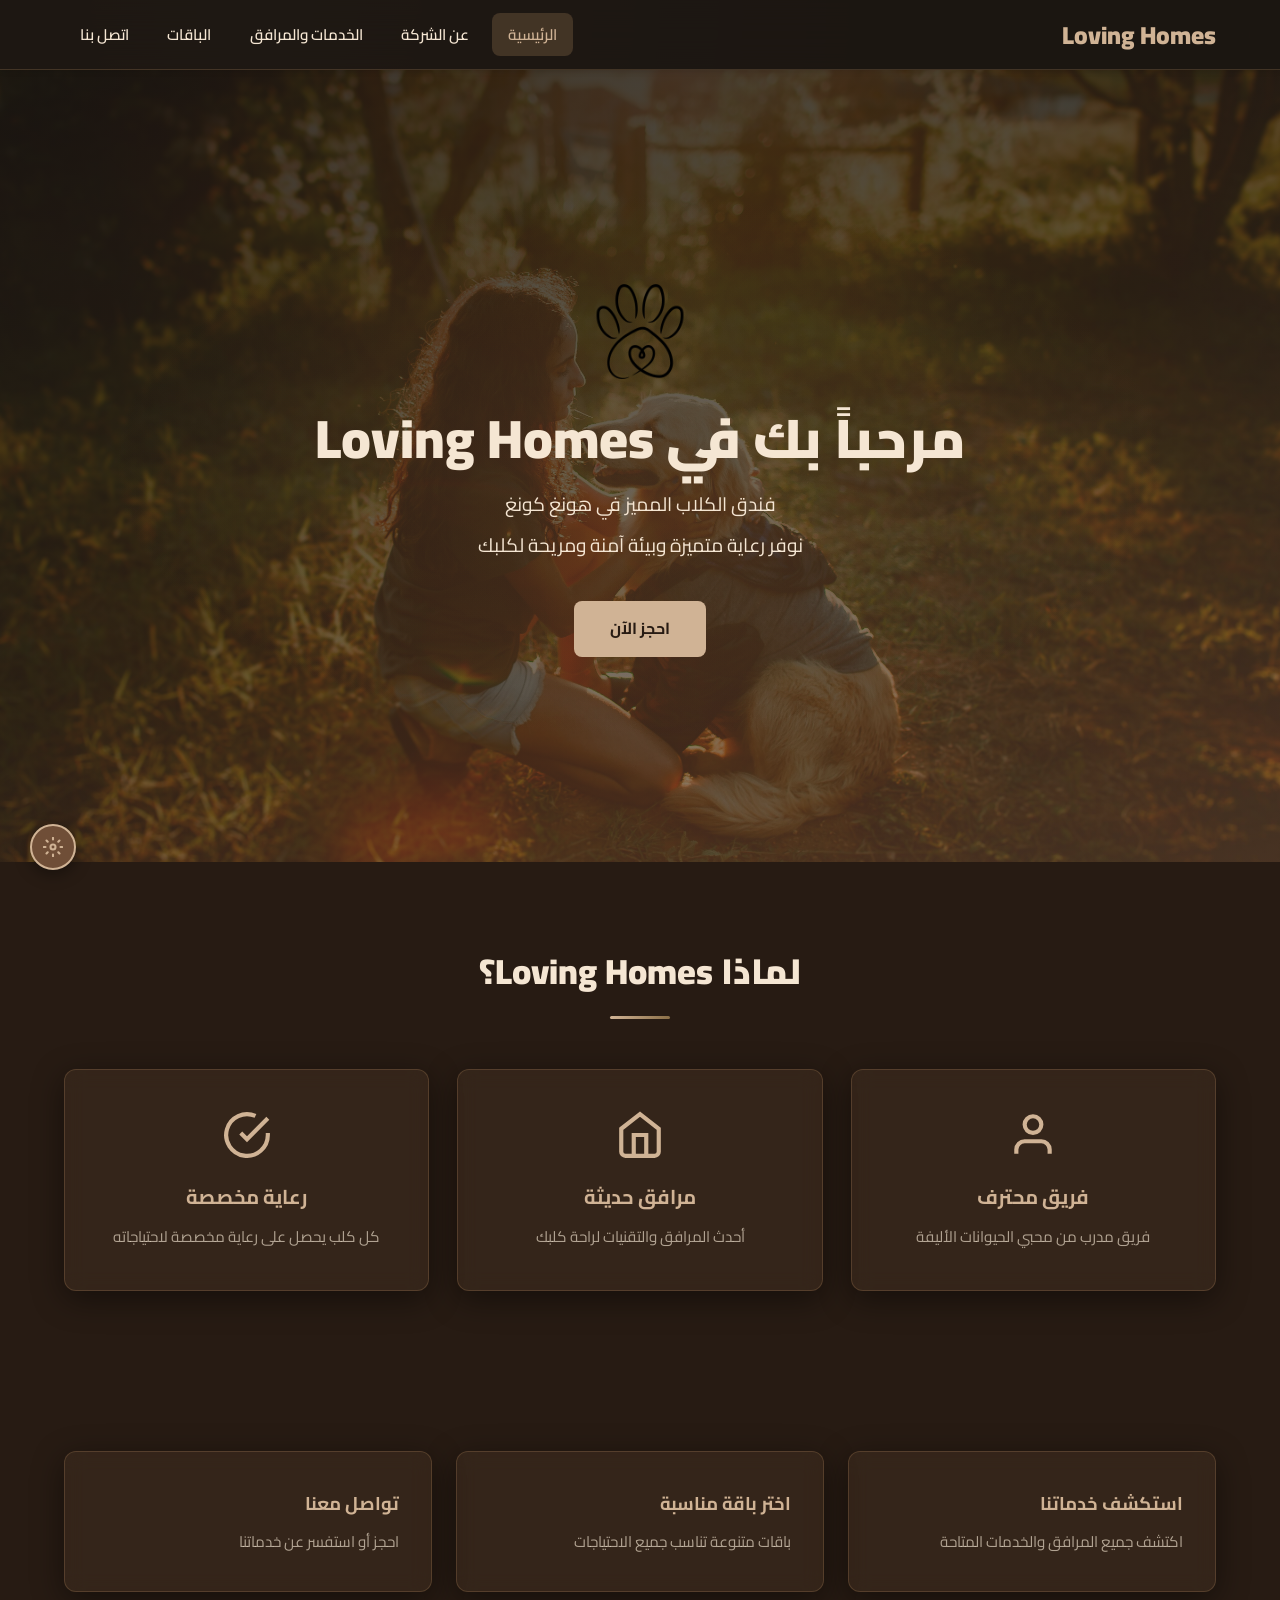
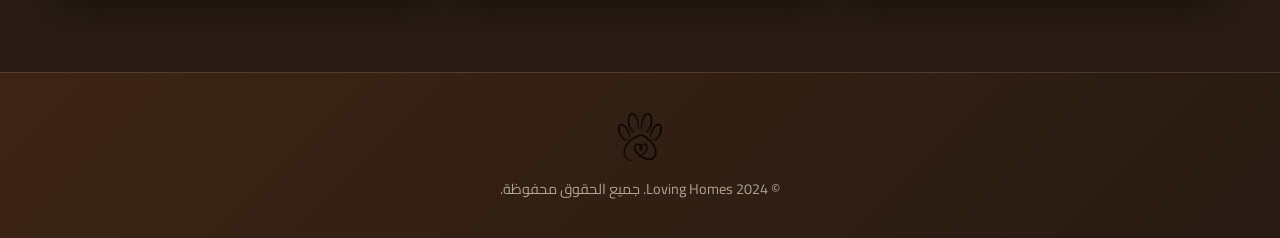
<file: index.html>
<!DOCTYPE html>
<html lang="ar" dir="rtl">
<head>
    <meta charset="UTF-8">
    <meta name="viewport" content="width=device-width, initial-scale=1.0">
    <title>Loving Homes - فندق الكلاب</title>
    <link rel="stylesheet" href="style.css">
</head>
<body>
    <nav class="navbar">
        <div class="container">
            <div class="logo"><a href="index.html">Loving Homes</a></div>
            <ul class="nav-menu">
                <li><a href="index.html" class="active">الرئيسية</a></li>
                <li><a href="about.html">عن الشركة</a></li>
                <li><a href="services.html">الخدمات والمرافق</a></li>
                <li><a href="packages.html">الباقات</a></li>
                <li><a href="contact.html">اتصل بنا</a></li>
            </ul>
            <div class="hamburger">
                <span></span>
                <span></span>
                <span></span>
            </div>
        </div>
    </nav>

    <section class="hero">
        <div class="hero-content">
            <img src="assets/logo.png" alt="Loving Homes" class="site-logo">
            <h1>مرحباً بك في Loving Homes</h1>
            <p>فندق الكلاب المميز في هونغ كونغ</p>
            <p class="hero-subtitle">نوفر رعاية متميزة وبيئة آمنة ومريحة لكلبك</p>
            <a href="contact.html" class="btn-primary">احجز الآن</a>
        </div>
    </section>

    <section class="intro-section">
        <div class="container">
            <h2>لماذا Loving Homes؟</h2>
            <div class="intro-grid">
                <div class="intro-card">
                    <div class="intro-icon">
                        <svg width="50" height="50" viewBox="0 0 24 24" fill="none" stroke="currentColor" stroke-width="2">
                            <path d="M20 21v-2a4 4 0 0 0-4-4H8a4 4 0 0 0-4 4v2"></path>
                            <circle cx="12" cy="7" r="4"></circle>
                        </svg>
                    </div>
                    <h3>فريق محترف</h3>
                    <p>فريق مدرب من محبي الحيوانات الأليفة</p>
                </div>
                <div class="intro-card">
                    <div class="intro-icon">
                        <svg width="50" height="50" viewBox="0 0 24 24" fill="none" stroke="currentColor" stroke-width="2">
                            <path d="M3 9l9-7 9 7v11a2 2 0 0 1-2 2H5a2 2 0 0 1-2-2z"></path>
                            <polyline points="9 22 9 12 15 12 15 22"></polyline>
                        </svg>
                    </div>
                    <h3>مرافق حديثة</h3>
                    <p>أحدث المرافق والتقنيات لراحة كلبك</p>
                </div>
                <div class="intro-card">
                    <div class="intro-icon">
                        <svg width="50" height="50" viewBox="0 0 24 24" fill="none" stroke="currentColor" stroke-width="2">
                            <path d="M22 11.08V12a10 10 0 1 1-5.93-9.14"></path>
                            <polyline points="22 4 12 14.01 9 11.01"></polyline>
                        </svg>
                    </div>
                    <h3>رعاية مخصصة</h3>
                    <p>كل كلب يحصل على رعاية مخصصة لاحتياجاته</p>
                </div>
            </div>
        </div>
    </section>

    <section class="quick-links">
        <div class="container">
            <div class="links-grid">
                <a href="services.html" class="link-card">
                    <h3>استكشف خدماتنا</h3>
                    <p>اكتشف جميع المرافق والخدمات المتاحة</p>
                </a>
                <a href="packages.html" class="link-card">
                    <h3>اختر باقة مناسبة</h3>
                    <p>باقات متنوعة تناسب جميع الاحتياجات</p>
                </a>
                <a href="contact.html" class="link-card">
                    <h3>تواصل معنا</h3>
                    <p>احجز أو استفسر عن خدماتنا</p>
                </a>
            </div>
        </div>
    </section>

    <footer class="footer">
        <div class="container">
            <img src="assets/logo.png" alt="Loving Homes" class="site-logo">
            <p>&copy; 2024 Loving Homes. جميع الحقوق محفوظة.</p>
        </div>
    </footer>

    <script src="script.js"></script>
</body>
</html>
</file>
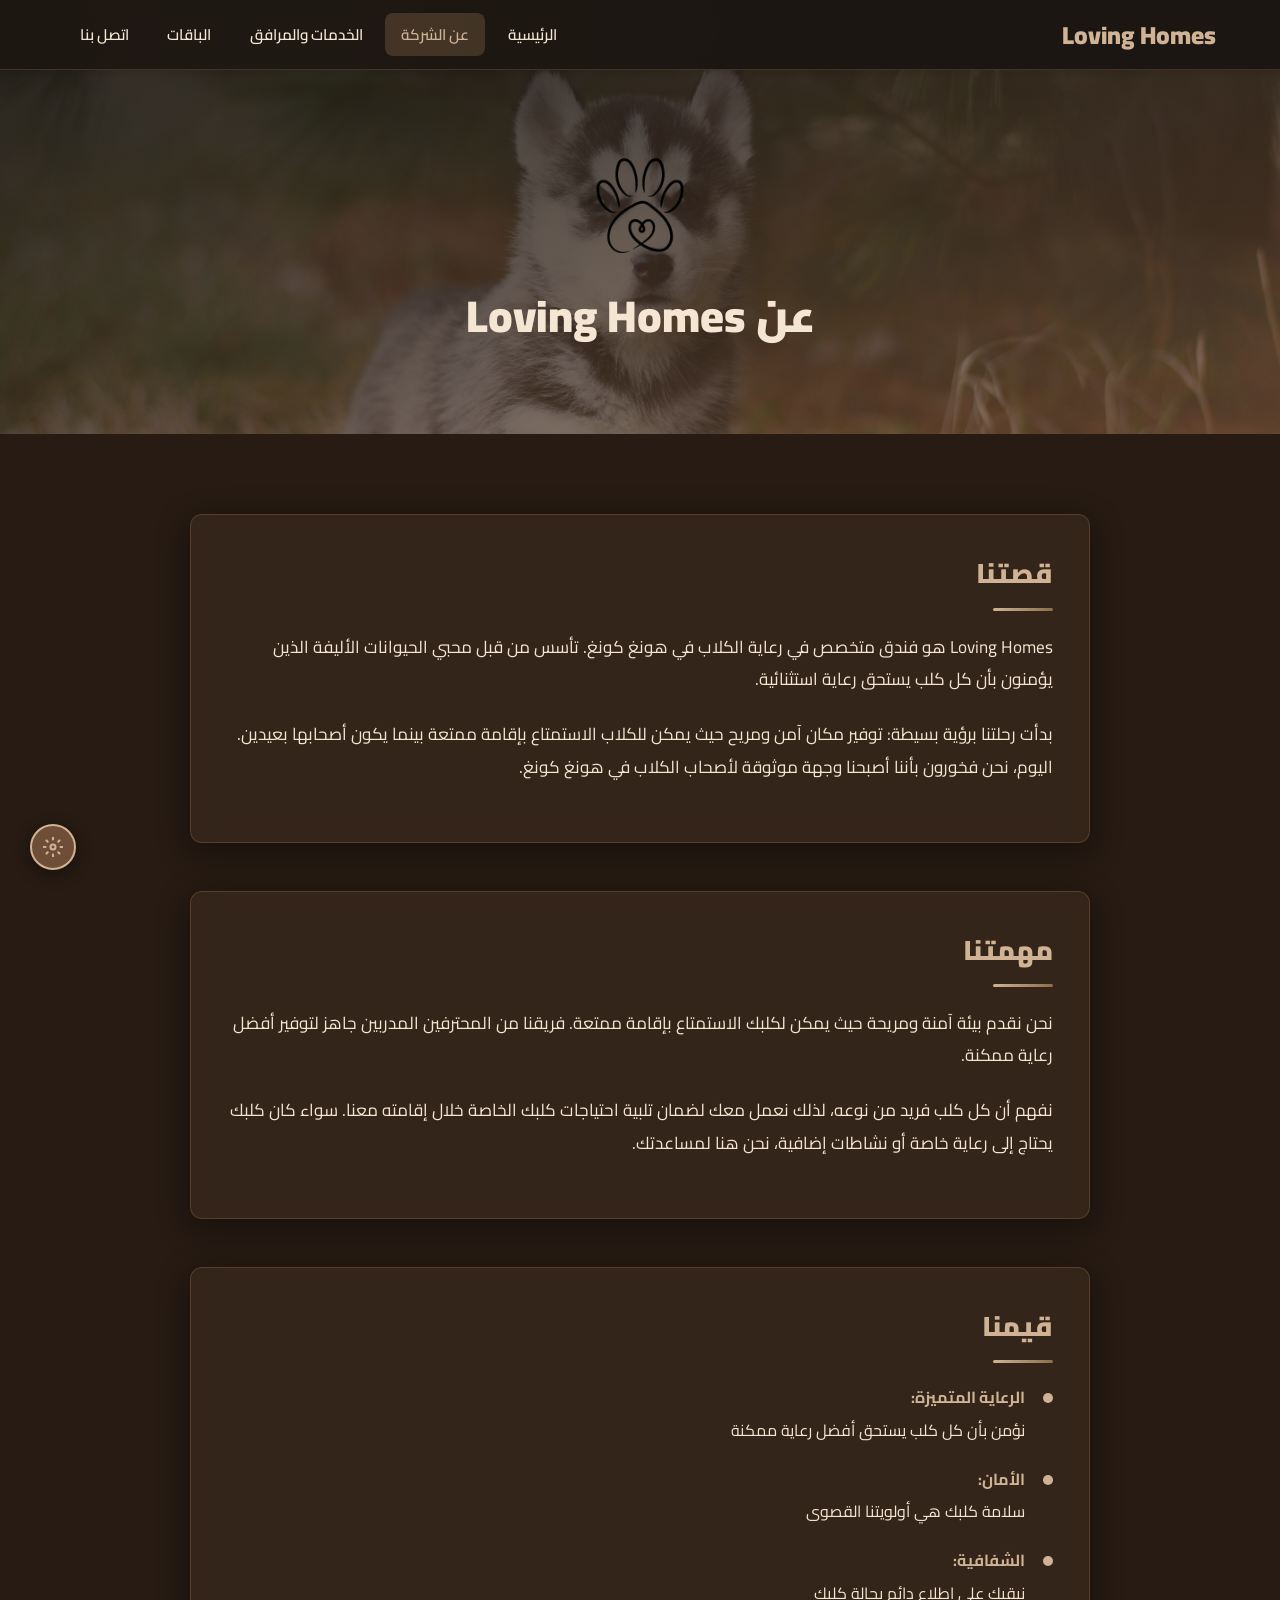
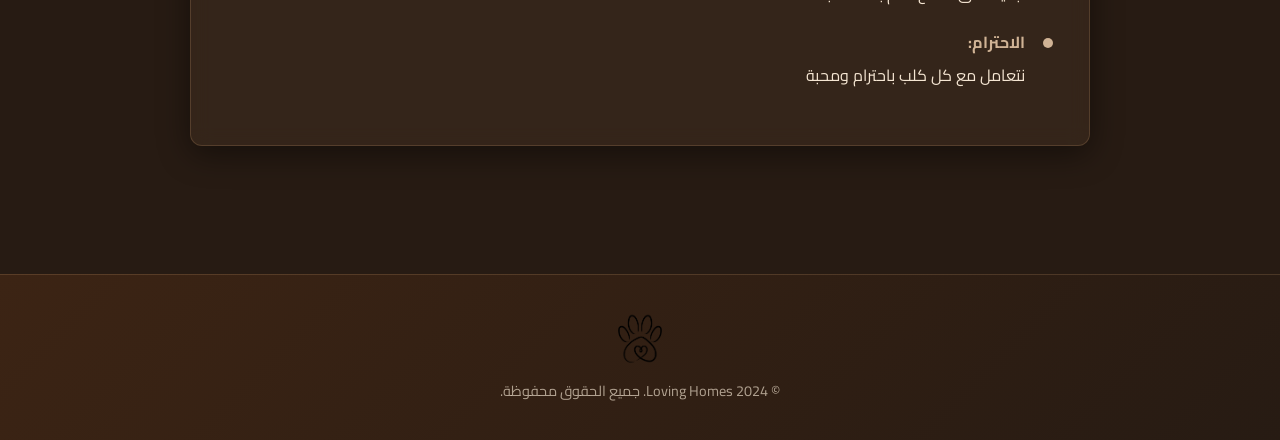
<file: about.html>
<!DOCTYPE html>
<html lang="ar" dir="rtl">
<head>
    <meta charset="UTF-8">
    <meta name="viewport" content="width=device-width, initial-scale=1.0">
    <title>عن الشركة - Loving Homes</title>
    <link rel="stylesheet" href="style.css">
</head>
<body>
    <nav class="navbar">
        <div class="container">
            <div class="logo"><a href="index.html">Loving Homes</a></div>
            <ul class="nav-menu">
                <li><a href="index.html">الرئيسية</a></li>
                <li><a href="about.html" class="active">عن الشركة</a></li>
                <li><a href="services.html">الخدمات والمرافق</a></li>
                <li><a href="packages.html">الباقات</a></li>
                <li><a href="contact.html">اتصل بنا</a></li>
            </ul>
            <div class="hamburger">
                <span></span>
                <span></span>
                <span></span>
            </div>
        </div>
    </nav>

    <section class="page-header page-header-about">
        <div class="container">
            <img src="assets/logo.png" alt="Loving Homes" class="site-logo">
            <h1>عن Loving Homes</h1>
        </div>
    </section>

    <section class="about">
        <div class="container">
            <div class="about-content">
                <div class="about-text">
                    <h2>قصتنا</h2>
                    <p>Loving Homes هو فندق متخصص في رعاية الكلاب في هونغ كونغ. تأسس من قبل محبي الحيوانات الأليفة الذين يؤمنون بأن كل كلب يستحق رعاية استثنائية.</p>
                    <p>بدأت رحلتنا برؤية بسيطة: توفير مكان آمن ومريح حيث يمكن للكلاب الاستمتاع بإقامة ممتعة بينما يكون أصحابها بعيدين. اليوم، نحن فخورون بأننا أصبحنا وجهة موثوقة لأصحاب الكلاب في هونغ كونغ.</p>
                </div>
                <div class="about-text">
                    <h2>مهمتنا</h2>
                    <p>نحن نقدم بيئة آمنة ومريحة حيث يمكن لكلبك الاستمتاع بإقامة ممتعة. فريقنا من المحترفين المدربين جاهز لتوفير أفضل رعاية ممكنة.</p>
                    <p>نفهم أن كل كلب فريد من نوعه، لذلك نعمل معك لضمان تلبية احتياجات كلبك الخاصة خلال إقامته معنا. سواء كان كلبك يحتاج إلى رعاية خاصة أو نشاطات إضافية، نحن هنا لمساعدتك.</p>
                </div>
                <div class="about-text">
                    <h2>قيمنا</h2>
                    <ul class="values-list">
                        <li>
                            <strong>الرعاية المتميزة:</strong> نؤمن بأن كل كلب يستحق أفضل رعاية ممكنة
                        </li>
                        <li>
                            <strong>الأمان:</strong> سلامة كلبك هي أولويتنا القصوى
                        </li>
                        <li>
                            <strong>الشفافية:</strong> نبقيك على اطلاع دائم بحالة كلبك
                        </li>
                        <li>
                            <strong>الاحترام:</strong> نتعامل مع كل كلب باحترام ومحبة
                        </li>
                    </ul>
                </div>
            </div>
        </div>
    </section>

    <footer class="footer">
        <div class="container">
            <img src="assets/logo.png" alt="Loving Homes" class="site-logo">
            <p>&copy; 2024 Loving Homes. جميع الحقوق محفوظة.</p>
        </div>
    </footer>

    <script src="script.js"></script>
</body>
</html>
</file>
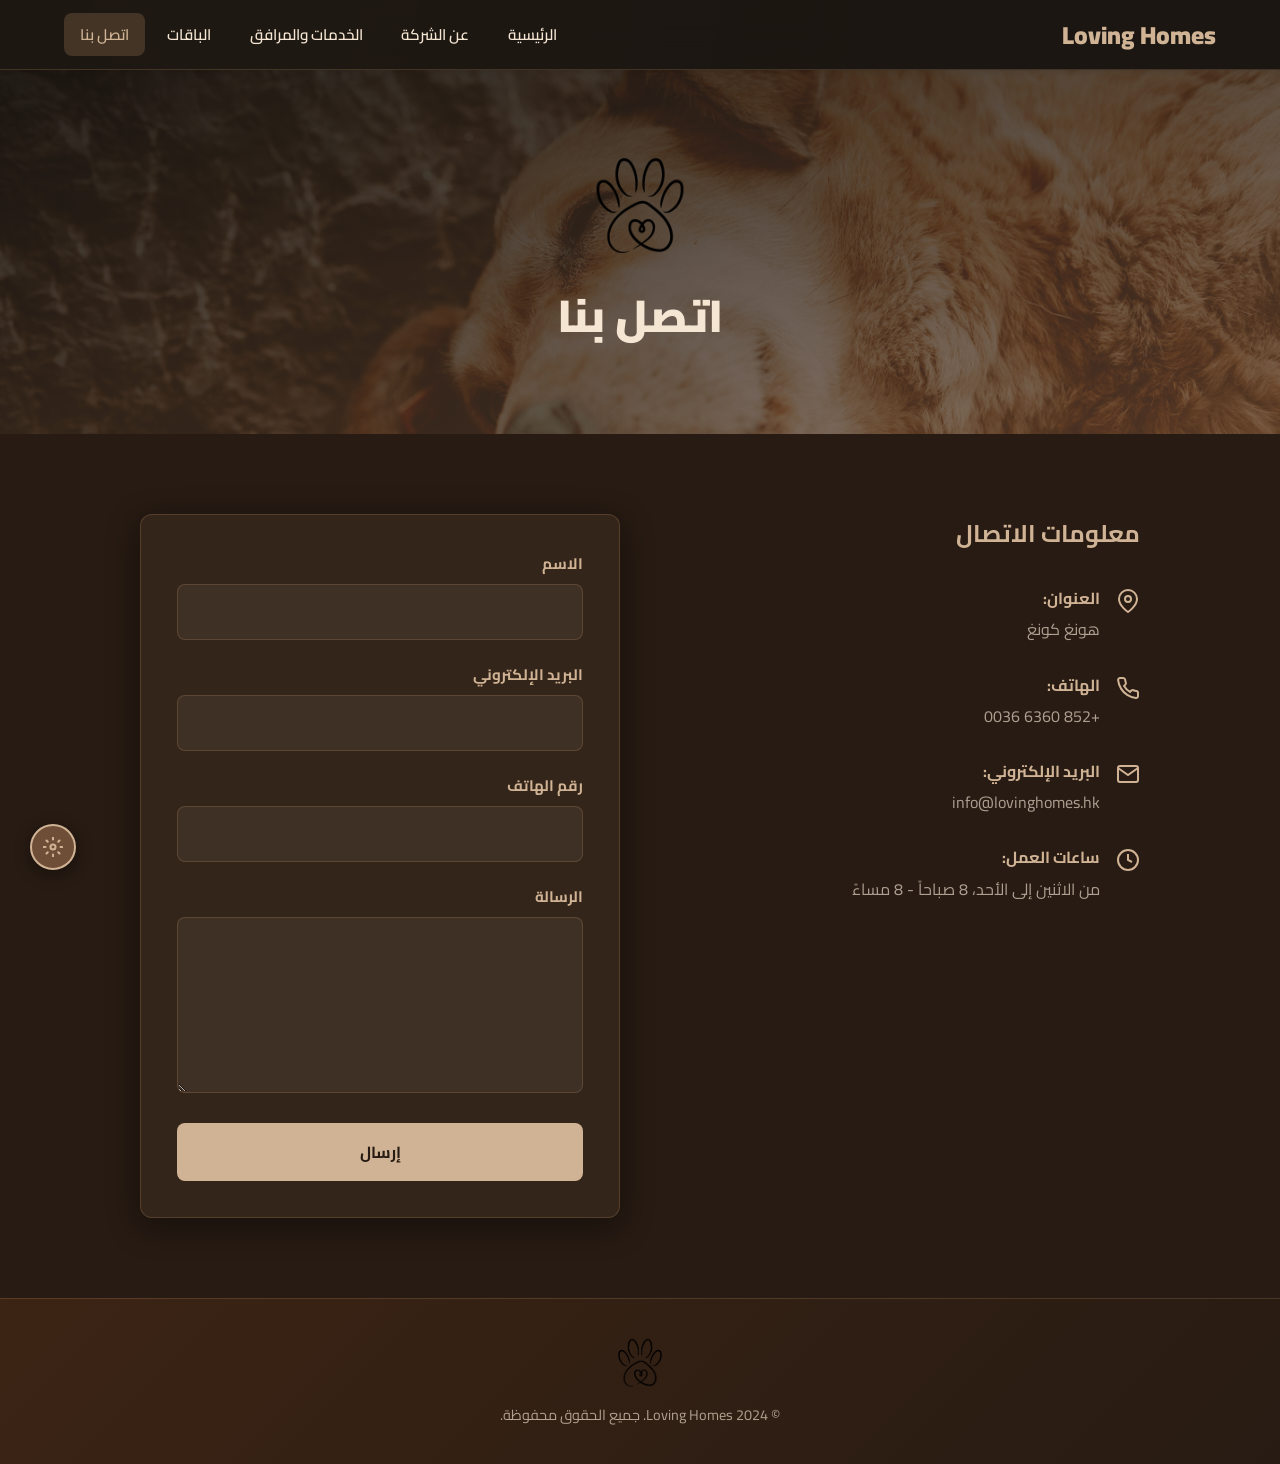
<file: contact.html>
<!DOCTYPE html>
<html lang="ar" dir="rtl">
<head>
    <meta charset="UTF-8">
    <meta name="viewport" content="width=device-width, initial-scale=1.0">
    <title>اتصل بنا - Loving Homes</title>
    <link rel="stylesheet" href="style.css">
</head>
<body>
    <nav class="navbar">
        <div class="container">
            <div class="logo"><a href="index.html">Loving Homes</a></div>
            <ul class="nav-menu">
                <li><a href="index.html">الرئيسية</a></li>
                <li><a href="about.html">عن الشركة</a></li>
                <li><a href="services.html">الخدمات والمرافق</a></li>
                <li><a href="packages.html">الباقات</a></li>
                <li><a href="contact.html" class="active">اتصل بنا</a></li>
            </ul>
            <div class="hamburger">
                <span></span>
                <span></span>
                <span></span>
            </div>
        </div>
    </nav>

    <section class="page-header page-header-contact">
        <div class="container">
            <img src="assets/logo.png" alt="Loving Homes" class="site-logo">
            <h1>اتصل بنا</h1>
        </div>
    </section>

    <section class="contact">
        <div class="container">
            <div class="contact-content">
                <div class="contact-info">
                    <h3>معلومات الاتصال</h3>
                    <div class="info-item">
                        <div class="info-icon">
                            <svg width="24" height="24" viewBox="0 0 24 24" fill="none" stroke="currentColor" stroke-width="2">
                                <path d="M21 10c0 7-9 13-9 13s-9-6-9-13a9 9 0 0 1 18 0z"></path>
                                <circle cx="12" cy="10" r="3"></circle>
                            </svg>
                        </div>
                        <div>
                            <strong>العنوان:</strong>
                            <p>هونغ كونغ</p>
                        </div>
                    </div>
                    <div class="info-item">
                        <div class="info-icon">
                            <svg width="24" height="24" viewBox="0 0 24 24" fill="none" stroke="currentColor" stroke-width="2">
                                <path d="M22 16.92v3a2 2 0 0 1-2.18 2 19.79 19.79 0 0 1-8.63-3.07 19.5 19.5 0 0 1-6-6 19.79 19.79 0 0 1-3.07-8.67A2 2 0 0 1 4.11 2h3a2 2 0 0 1 2 1.72 12.84 12.84 0 0 0 .7 2.81 2 2 0 0 1-.45 2.11L8.09 9.91a16 16 0 0 0 6 6l1.27-1.27a2 2 0 0 1 2.11-.45 12.84 12.84 0 0 0 2.81.7A2 2 0 0 1 22 16.92z"></path>
                            </svg>
                        </div>
                        <div>
                            <strong>الهاتف:</strong>
                            <p>+852 6360 0036</p>
                        </div>
                    </div>
                    <div class="info-item">
                        <div class="info-icon">
                            <svg width="24" height="24" viewBox="0 0 24 24" fill="none" stroke="currentColor" stroke-width="2">
                                <path d="M4 4h16c1.1 0 2 .9 2 2v12c0 1.1-.9 2-2 2H4c-1.1 0-2-.9-2-2V6c0-1.1.9-2 2-2z"></path>
                                <polyline points="22,6 12,13 2,6"></polyline>
                            </svg>
                        </div>
                        <div>
                            <strong>البريد الإلكتروني:</strong>
                            <p>info@lovinghomes.hk</p>
                        </div>
                    </div>
                    <div class="info-item">
                        <div class="info-icon">
                            <svg width="24" height="24" viewBox="0 0 24 24" fill="none" stroke="currentColor" stroke-width="2">
                                <circle cx="12" cy="12" r="10"></circle>
                                <polyline points="12 6 12 12 16 14"></polyline>
                            </svg>
                        </div>
                        <div>
                            <strong>ساعات العمل:</strong>
                            <p>من الاثنين إلى الأحد، 8 صباحاً - 8 مساءً</p>
                        </div>
                    </div>
                </div>
                <form class="contact-form" id="contactForm">
                    <div class="form-group">
                        <label for="name">الاسم</label>
                        <input type="text" id="name" name="name" required>
                    </div>
                    <div class="form-group">
                        <label for="email">البريد الإلكتروني</label>
                        <input type="email" id="email" name="email" required>
                    </div>
                    <div class="form-group">
                        <label for="phone">رقم الهاتف</label>
                        <input type="tel" id="phone" name="phone" required>
                    </div>
                    <div class="form-group">
                        <label for="message">الرسالة</label>
                        <textarea id="message" name="message" rows="5" required></textarea>
                    </div>
                    <button type="submit" class="btn-primary">إرسال</button>
                </form>
            </div>
        </div>
    </section>

    <footer class="footer">
        <div class="container">
            <img src="assets/logo.png" alt="Loving Homes" class="site-logo">
            <p>&copy; 2024 Loving Homes. جميع الحقوق محفوظة.</p>
        </div>
    </footer>

    <script src="script.js"></script>
</body>
</html>
</file>
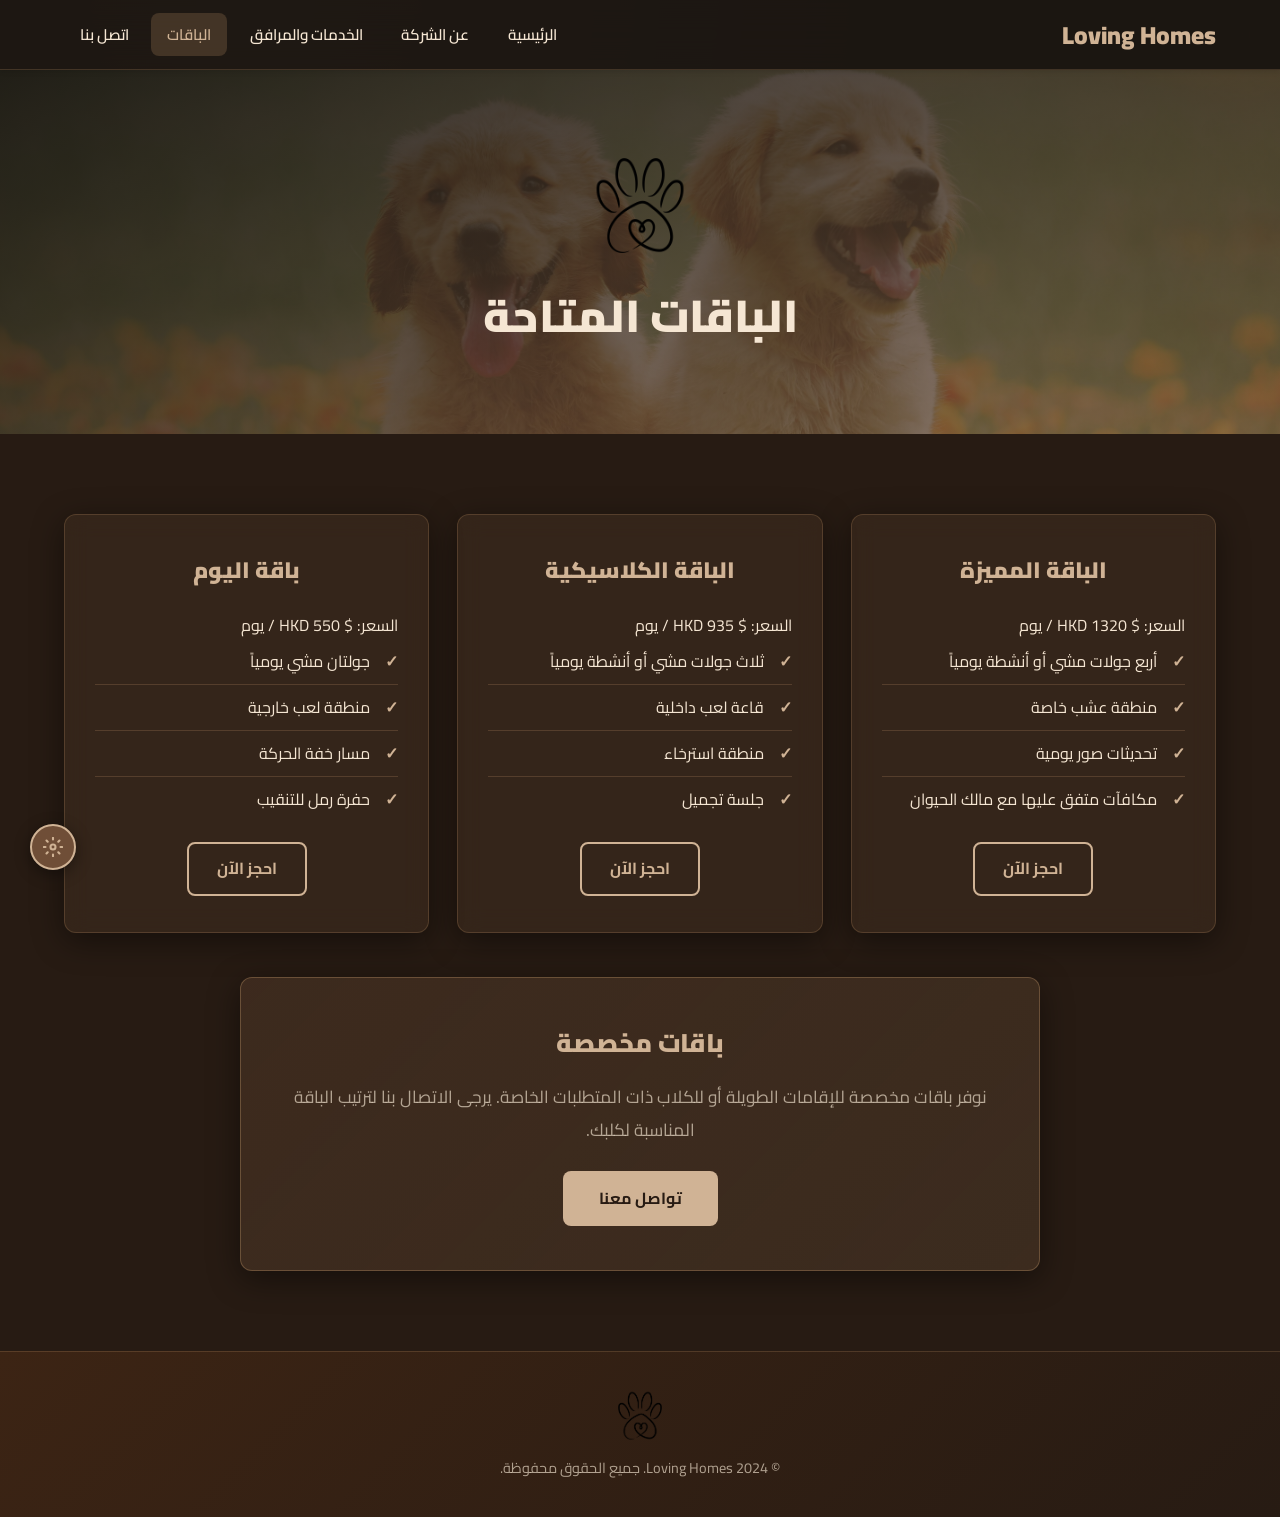
<file: packages.html>
<!DOCTYPE html>
<html lang="ar" dir="rtl">
<head>
<meta charset="UTF-8">
<meta name="viewport" content="width=device-width, initial-scale=1.0">
<title>الباقات - Loving Homes</title>
<link rel="stylesheet" href="style.css">
</head>
<body>
<nav class="navbar">
<div class="container">
<div class="logo"><a href="index.html">Loving Homes</a></div>
<ul class="nav-menu">
<li><a href="index.html">الرئيسية</a></li>
<li><a href="about.html">عن الشركة</a></li>
<li><a href="services.html">الخدمات والمرافق</a></li>
<li><a href="packages.html" class="active">الباقات</a></li>
<li><a href="contact.html">اتصل بنا</a></li>
</ul>
<div class="hamburger">
<span></span>
<span></span>
<span></span>
</div>
</div>
</nav>

<section class="page-header page-header-packages">
<div class="container">
<img src="assets/logo.png" alt="Loving Homes" class="site-logo">
<h1>الباقات المتاحة</h1>
</div>
</section>

<section class="packages">
<div class="container">
<div class="packages-grid">

<div class="package-card">
<h3>الباقة المميزة</h3>
<p class="price">السعر: $ 1320 HKD / يوم</p>
<ul>
<li>أربع جولات مشي أو أنشطة يومياً</li>
<li>منطقة عشب خاصة</li>
<li>تحديثات صور يومية</li>
<li>مكافآت متفق عليها مع مالك الحيوان</li>
</ul>
<a href="contact.html" class="btn-secondary">احجز الآن</a>
</div>

<div class="package-card">
<h3>الباقة الكلاسيكية</h3>
<p class="price">السعر: $ 935 HKD / يوم</p>
<ul>
<li>ثلاث جولات مشي أو أنشطة يومياً</li>
<li>قاعة لعب داخلية</li>
<li>منطقة استرخاء</li>
<li>جلسة تجميل</li>
</ul>
<a href="contact.html" class="btn-secondary">احجز الآن</a>
</div>

<div class="package-card">
<h3>باقة اليوم</h3>
<p class="price">السعر: $ 550 HKD / يوم</p>
<ul>
<li>جولتان مشي يومياً</li>
<li>منطقة لعب خارجية</li>
<li>مسار خفة الحركة</li>
<li>حفرة رمل للتنقيب</li>
</ul>
<a href="contact.html" class="btn-secondary">احجز الآن</a>
</div>

</div>

<div class="custom-package">
<h3>باقات مخصصة</h3>
<p>نوفر باقات مخصصة للإقامات الطويلة أو للكلاب ذات المتطلبات الخاصة. يرجى الاتصال بنا لترتيب الباقة المناسبة لكلبك.</p>
<a href="contact.html" class="btn-primary">تواصل معنا</a>
</div>

</div>
</section>

<footer class="footer">
<div class="container">
<img src="assets/logo.png" alt="Loving Homes" class="site-logo">
<p>&copy; 2024 Loving Homes. جميع الحقوق محفوظة.</p>
</div>
</footer>

<script src="script.js"></script>
</body>
</html>
</file>
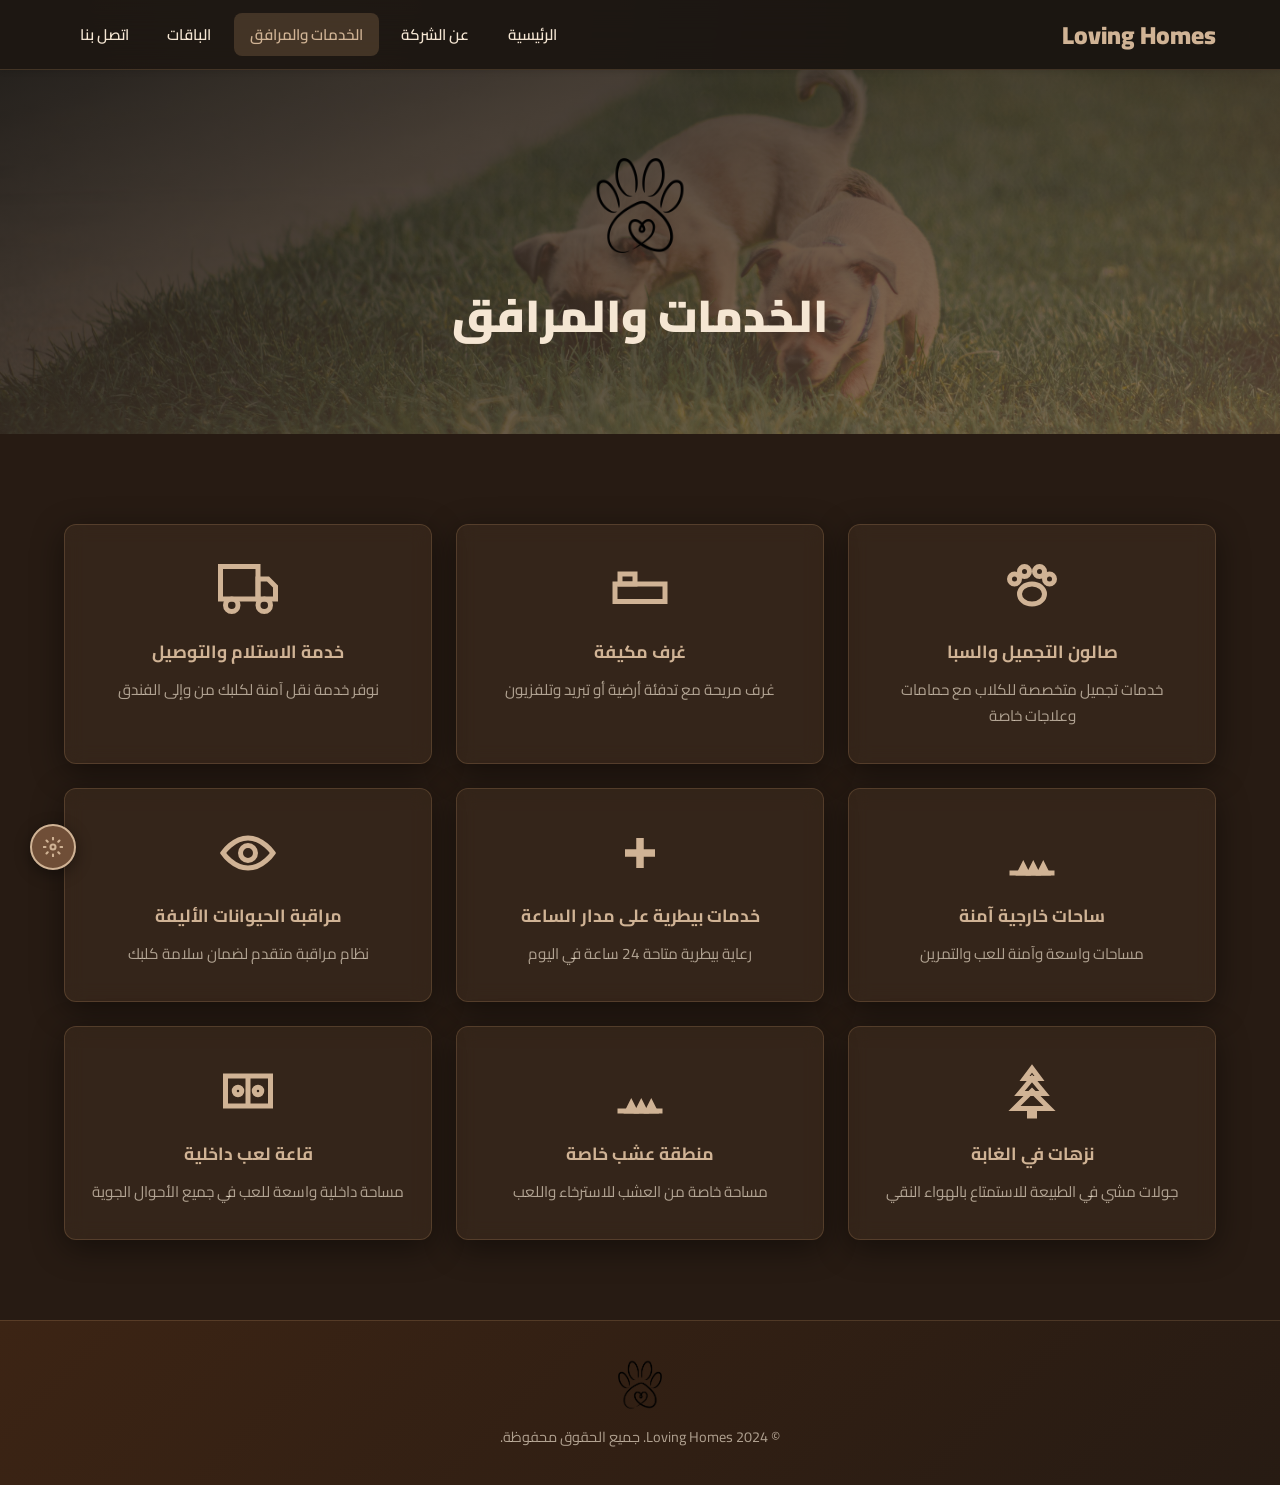
<file: services.html>
<!DOCTYPE html>
<html lang="ar" dir="rtl">
<head>
<meta charset="UTF-8">
<meta name="viewport" content="width=device-width, initial-scale=1.0">
<title>الخدمات والمرافق - Loving Homes</title>
<link rel="stylesheet" href="style.css">
</head>

<body>

<nav class="navbar">
<div class="container">

<div class="logo">
<a href="index.html">Loving Homes</a>
</div>

<ul class="nav-menu">
<li><a href="index.html">الرئيسية</a></li>
<li><a href="about.html">عن الشركة</a></li>
<li><a href="services.html" class="active">الخدمات والمرافق</a></li>
<li><a href="packages.html">الباقات</a></li>
<li><a href="contact.html">اتصل بنا</a></li>
</ul>

<div class="hamburger">
<span></span>
<span></span>
<span></span>
</div>

</div>
</nav>

<section class="page-header page-header-services">
<div class="container">
<img src="assets/logo.png" alt="Loving Homes" class="site-logo">
<h1>الخدمات والمرافق</h1>
</div>
</section>

<section class="services">
<div class="container">

<div class="services-grid">

<div class="service-card">
<div class="service-icon">
<svg width="60" height="60" viewBox="0 0 24 24" fill="none" stroke="currentColor" stroke-width="2">
<circle cx="5" cy="8" r="2"></circle>
<circle cx="9" cy="5" r="2"></circle>
<circle cx="15" cy="5" r="2"></circle>
<circle cx="19" cy="8" r="2"></circle>
<path d="M12 10c-3 0-5 2-5 4s2 4 5 4 5-2 5-4-2-4-5-4z"></path>
</svg>
</div>
<h3>صالون التجميل والسبا</h3>
<p>خدمات تجميل متخصصة للكلاب مع حمامات وعلاجات خاصة</p>
</div>

<div class="service-card">
<div class="service-icon">
<svg width="60" height="60" viewBox="0 0 24 24" fill="none" stroke="currentColor" stroke-width="2">
<rect x="2" y="10" width="20" height="7"></rect>
<rect x="4" y="6" width="6" height="4"></rect>
</svg>
</div>
<h3>غرف مكيفة</h3>
<p>غرف مريحة مع تدفئة أرضية أو تبريد وتلفزيون</p>
</div>

<div class="service-card">
<div class="service-icon">
<svg width="60" height="60" viewBox="0 0 24 24" fill="none" stroke="currentColor" stroke-width="2">
<rect x="1" y="3" width="15" height="13"></rect>
<polygon points="16 8 20 8 23 11 23 16 16 16"></polygon>
<circle cx="5.5" cy="18.5" r="2.5"></circle>
<circle cx="18.5" cy="18.5" r="2.5"></circle>
</svg>
</div>
<h3>خدمة الاستلام والتوصيل</h3>
<p>نوفر خدمة نقل آمنة لكلبك من وإلى الفندق</p>
</div>

<div class="service-card">
<div class="service-icon">
<svg width="60" height="60" viewBox="0 0 24 24" fill="none" stroke="currentColor" stroke-width="2">
<line x1="3" y1="20" x2="21" y2="20"></line>
<polygon points="7 20 8.5 17 10 20"></polygon>
<polygon points="11 20 12.5 17 14 20"></polygon>
<polygon points="15 20 16.5 17 18 20"></polygon>
</svg>
</div>
<h3>ساحات خارجية آمنة</h3>
<p>مساحات واسعة وآمنة للعب والتمرين</p>
</div>

<div class="service-card">
<div class="service-icon">
<svg width="60" height="60" viewBox="0 0 24 24" fill="none" stroke="currentColor" stroke-width="3">
<line x1="12" y1="6" x2="12" y2="18"></line>
<line x1="6" y1="12" x2="18" y2="12"></line>
</svg>
</div>
<h3>خدمات بيطرية على مدار الساعة</h3>
<p>رعاية بيطرية متاحة 24 ساعة في اليوم</p>
</div>

<div class="service-card">
<div class="service-icon">
<svg width="60" height="60" viewBox="0 0 24 24" fill="none" stroke="currentColor" stroke-width="2">
<circle cx="12" cy="12" r="3"></circle>
<path d="M2 12s4-6 10-6 10 6 10 6-4 6-10 6-10-6-10-6z"></path>
</svg>
</div>
<h3>مراقبة الحيوانات الأليفة</h3>
<p>نظام مراقبة متقدم لضمان سلامة كلبك</p>
</div>

<div class="service-card">
<div class="service-icon">
<svg width="60" height="60" viewBox="0 0 24 24" fill="none" stroke="currentColor" stroke-width="2">
<polygon points="12 3 9 7 15 7"></polygon>
<polygon points="12 7 7 13 17 13"></polygon>
<polygon points="12 12 5 19 19 19"></polygon>
<rect x="11" y="19" width="2" height="3"></rect>
</svg>
</div>
<h3>نزهات في الغابة</h3>
<p>جولات مشي في الطبيعة للاستمتاع بالهواء النقي</p>
</div>

<div class="service-card">
<div class="service-icon">
<svg width="60" height="60" viewBox="0 0 24 24" fill="none" stroke="currentColor" stroke-width="2">
<line x1="3" y1="20" x2="21" y2="20"></line>
<polygon points="7 20 8.5 17 10 20"></polygon>
<polygon points="11 20 12.5 17 14 20"></polygon>
<polygon points="15 20 16.5 17 18 20"></polygon>
</svg>
</div>
<h3>منطقة عشب خاصة</h3>
<p>مساحة خاصة من العشب للاسترخاء واللعب</p>
</div>

<div class="service-card">
<div class="service-icon">
<svg width="60" height="60" viewBox="0 0 24 24" fill="none" stroke="currentColor" stroke-width="2">
<rect x="3" y="6" width="18" height="12"></rect>
<circle cx="8" cy="12" r="1.5"></circle>
<circle cx="16" cy="12" r="1.5"></circle>
<line x1="12" y1="6" x2="12" y2="18"></line>
</svg>
</div>
<h3>قاعة لعب داخلية</h3>
<p>مساحة داخلية واسعة للعب في جميع الأحوال الجوية</p>
</div>

</div>
</div>
</section>

<footer class="footer">
<div class="container">
<img src="assets/logo.png" alt="Loving Homes" class="site-logo">
<p>&copy; 2024 Loving Homes. جميع الحقوق محفوظة.</p>
</div>
</footer>

<script src="script.js"></script>

</body>
</html>
</file>
<file: style.css>
@import url('https://fonts.googleapis.com/css2?family=Cairo:wght@400;600;700;900&display=swap');

/* test123 */
:root {
    --clr-primary: #6F4E37;
    --clr-primary-dk: #3C2414;
    --clr-primary-lt: #8B6F47;
    --clr-accent: #d0b395;
    --clr-bg: #271b13;
    --clr-bg-2: #271b13;
    --clr-surface: rgba(212, 165, 116, 0.08);
    --clr-surface-hv: rgba(212, 165, 116, 0.15);
    --clr-border: rgba(212, 165, 116, 0.20);
    --clr-text: #F5E6D3;
    --clr-muted: rgba(245, 230, 211, 0.65);
    --radius-md: 8px;
    --radius-lg: 12px;
    --shadow-card: 0 8px 32px rgba(0, 0, 0, 0.45);
    --transition: 0.35s cubic-bezier(0.25, 0.8, 0.25, 1);
    --font-scale: 1;
}

*,
*::before,
*::after {
    margin: 0;
    padding: 0;
    box-sizing: border-box;
}

html {
    scroll-behavior: smooth;
}

body {
    font-family: 'Cairo', 'Segoe UI', Tahoma, sans-serif;
    line-height: 1.7;
    color: var(--clr-text);
    background-color: var(--clr-bg);
    background-image:
        radial-gradient(ellipse 80% 50% at 20% 0%, rgba(111, 78, 55, 0.20) 0%, transparent 60%),
        radial-gradient(ellipse 60% 40% at 80% 100%, rgba(212, 165, 116, 0.10) 0%, transparent 60%);
    min-height: 100vh;
}

.container {
    max-width: 1200px;
    margin: 0 auto;
    padding: 0 24px;
}

::-webkit-scrollbar {
    width: 6px;
}

::-webkit-scrollbar-track {
    background: var(--clr-bg);
}

::-webkit-scrollbar-thumb {
    background: var(--clr-primary);
    border-radius: 3px;
}

@keyframes fadeUp {
    from {
        opacity: 0;
        transform: translateY(28px);
    }

    to {
        opacity: 1;
        transform: translateY(0);
    }
}

@keyframes float {

    0%,
    100% {
        transform: translateY(0);
    }

    50% {
        transform: translateY(-6px);
    }
}


.navbar {
    background: rgba(26, 22, 18, 0.80);
    backdrop-filter: blur(18px);
    -webkit-backdrop-filter: blur(18px);
    border-bottom: 1px solid var(--clr-border);
    padding: 0.85rem 0;
    position: sticky;
    top: 0;
    z-index: 1000;
    transition: background var(--transition);
}

.navbar .container {
    display: flex;
    justify-content: space-between;
    align-items: center;
}

.logo {
    font-size: 1.55rem;
    font-weight: 900;
}

.logo a {
    color: var(--clr-accent);
    text-decoration: none;
}

.nav-menu {
    display: flex;
    list-style: none;
    gap: 0.4rem;
}

.nav-menu a {
    color: var(--clr-text);
    text-decoration: none;
    padding: 7px 16px;
    border-radius: 8px;
    font-weight: 600;
    font-size: 0.95rem;
    transition: background var(--transition), color var(--transition);
}

.nav-menu a:hover,
.nav-menu a.active {
    background: rgba(212, 165, 116, 0.20);
    color: var(--clr-accent);
    border-radius: 8px;
}

.hamburger {
    display: none;
    flex-direction: column;
    cursor: pointer;
    gap: 5px;
}

.hamburger span {
    width: 26px;
    height: 3px;
    background: var(--clr-accent);
    border-radius: 3px;
    transition: var(--transition);
}

.hero {
    min-height: 88vh;
    display: flex;
    align-items: center;
    justify-content: center;
    text-align: center;
    padding: 120px 20px;
    background-image: url("assets/img%20(1).jpg");
    background-size: cover;
    background-position: center 55%;
    position: relative;
    overflow: hidden;
}

.hero::before {
    content: "";
    position: absolute;
    inset: 0;
    background: linear-gradient(160deg,
            rgba(26, 22, 18, 0.88) 0%,
            rgba(44, 36, 25, 0.75) 50%,
            rgba(111, 78, 55, 0.60) 100%);
}

.hero::after {
    content: "";
    position: absolute;
    inset: 0;
    background: radial-gradient(ellipse 60% 50% at 50% 50%, rgba(212, 165, 116, 0.08) 0%, transparent 70%);
}

.hero .hero-content {
    position: relative;
    z-index: 1;
    animation: fadeUp 0.9s ease both;
}

.hero-content {
    max-width: 740px;
    margin: 0 auto;
}

.hero-content h1 {
    font-size: clamp(2.2rem, 5vw, 3.4rem);
    font-weight: 900;
    margin-bottom: 1rem;
    line-height: 1.25;
}

.hero-content p {
    font-size: 1.2rem;
    margin-bottom: 0.5rem;
    color: var(--clr-text);
}

.hero-subtitle {
    font-size: 1.05rem;
    color: var(--clr-muted);
    margin-bottom: 2.5rem !important;
}

.page-header {
    color: var(--clr-text);
    padding: 80px 20px;
    text-align: center;
    background-size: cover;
    background-position: center;
    position: relative;
    overflow: hidden;
}

.page-header::before {
    content: "";
    position: absolute;
    inset: 0;
    background: linear-gradient(160deg, rgba(26, 22, 18, 0.90) 0%, rgba(111, 78, 55, 0.65) 100%);
}

.page-header .container {
    position: relative;
    z-index: 1;
}

.page-header-about {
    background-image: url("assets/img%20(2).jpg");
}

.page-header-services {
    background-image: url("assets/img%20(3).jpg");
    background-position: center 60%;
}

.page-header-packages {
    background-image: url("assets/img%20(4).jpg");
    background-position: center 35%;
}

.page-header-contact {
    background-image: url("assets/img%20(5).jpg");
    background-position: center 45%;
}

.page-header h1 {
    color: var(--clr-text);
    font-size: clamp(1.8rem, 4vw, 2.8rem);
    font-weight: 900;
    margin: 0;
}

.page-header .site-logo,
.hero .site-logo {
    width: 7rem;
    height: 7rem;
    margin: 0 auto 1rem;
    display: block;
    object-fit: contain;
    animation: float 7s ease-in-out infinite;
}

.btn-primary {
    display: inline-block;
    padding: 14px 36px;
    background: var(--clr-accent);
    color: var(--clr-bg);
    text-decoration: none;
    border-radius: 8px;
    font-weight: 700;
    font-size: 1rem;
    font-family: 'Cairo', sans-serif;
    border: none;
    cursor: pointer;
    transition: transform var(--transition), filter var(--transition);
}

.btn-primary:hover {
    transform: translateY(-2px);
    filter: brightness(1.1);
}

.btn-secondary {
    display: inline-block;
    padding: 11px 28px;
    background: transparent;
    color: var(--clr-accent);
    border: 2px solid var(--clr-accent);
    text-decoration: none;
    border-radius: 8px;
    font-weight: 700;
    font-family: 'Cairo', sans-serif;
    transition: background var(--transition), color var(--transition), transform var(--transition);
    margin-top: 20px;
    text-align: center;
}

.btn-secondary:hover {
    background: var(--clr-accent);
    color: var(--clr-bg);
    transform: translateY(-2px);
}

.btn-primary:focus-visible,
.btn-secondary:focus-visible {
    outline: 3px solid var(--clr-accent);
    outline-offset: 3px;
}

section {
    padding: 80px 20px;
}

h2 {
    text-align: center;
    font-size: clamp(1.6rem, 3.5vw, 2.2rem);
    font-weight: 900;
    margin-bottom: 50px;
    color: var(--clr-text);
    position: relative;
}

h2::after {
    content: '';
    display: block;
    width: 60px;
    height: 3px;
    background: linear-gradient(90deg, var(--clr-accent), var(--clr-primary-lt));
    border-radius: 2px;
    margin: 14px auto 0;
}

.intro-section {
    background: var(--clr-bg-2);
}

.intro-grid {
    display: grid;
    grid-template-columns: repeat(auto-fit, minmax(260px, 1fr));
    gap: 28px;
    margin-top: 10px;
}

.intro-card {
    text-align: center;
    padding: 40px 28px;
    background: var(--clr-surface);
    border: 1px solid var(--clr-border);
    border-radius: var(--radius-lg);
    backdrop-filter: blur(10px);
    -webkit-backdrop-filter: blur(10px);
    box-shadow: var(--shadow-card);
    transition: transform var(--transition), box-shadow var(--transition), background var(--transition);
}

.intro-card:hover {
    transform: translateY(-8px);
    background: var(--clr-surface-hv);
    box-shadow: var(--shadow-card);
}

.intro-icon {
    color: var(--clr-accent);
    margin-bottom: 20px;
    display: flex;
    justify-content: center;
}

.intro-card h3 {
    color: var(--clr-accent);
    margin-bottom: 10px;
    font-size: 1.25rem;
    font-weight: 700;
}

.intro-card p {
    color: var(--clr-muted);
}

.quick-links {
    background: var(--clr-bg);
}

.links-grid {
    display: grid;
    grid-template-columns: repeat(auto-fit, minmax(290px, 1fr));
    gap: 24px;
}

.link-card {
    background: var(--clr-surface);
    border: 1px solid var(--clr-border);
    padding: 36px 32px;
    border-radius: var(--radius-lg);
    text-decoration: none;
    color: inherit;
    backdrop-filter: blur(10px);
    box-shadow: var(--shadow-card);
    transition: transform var(--transition), box-shadow var(--transition), border-color var(--transition);
    display: block;
    position: relative;
    overflow: hidden;
}

.link-card::before {
    content: '';
    position: absolute;
    inset: 0;
    background: linear-gradient(135deg, rgba(212, 165, 116, 0.08), transparent);
    opacity: 0;
    transition: opacity var(--transition);
}

.link-card:hover {
    transform: translateY(-8px);
    box-shadow: var(--shadow-card);
    border-color: rgba(212, 165, 116, 0.40);
}

.link-card:hover::before {
    opacity: 1;
}

.link-card h3 {
    color: var(--clr-accent);
    margin-bottom: 10px;
    text-align: right;
    font-size: 1.15rem;
    font-weight: 700;
}

.link-card p {
    color: var(--clr-muted);
    text-align: right;
}

.about {
    background: var(--clr-bg-2);
}

.about-content {
    max-width: 900px;
    margin: 0 auto;
}

.about-text {
    margin-bottom: 48px;
    background: var(--clr-surface);
    border: 1px solid var(--clr-border);
    border-radius: var(--radius-lg);
    padding: 36px;
    backdrop-filter: blur(10px);
    box-shadow: var(--shadow-card);
}

.about-text h2 {
    text-align: right;
    margin-bottom: 20px;
    font-size: 1.7rem;
    color: var(--clr-accent);
}

.about-text h2::after {
    margin: 10px 0 0;
}

.about-text p {
    margin-bottom: 1.4rem;
    font-size: 1.07rem;
    line-height: 1.9;
    text-align: right;
    color: var(--clr-text);
}

.values-list {
    list-style: none;
    text-align: right;
}

.values-list li {
    margin-bottom: 20px;
    padding-right: 28px;
    position: relative;
    line-height: 1.8;
    color: var(--clr-text);
}

.values-list li::before {
    content: '';
    position: absolute;
    right: 0;
    top: 10px;
    width: 10px;
    height: 10px;
    background: var(--clr-accent);
    border-radius: 50%;
}

.values-list strong {
    color: var(--clr-accent);
    display: block;
    margin-bottom: 4px;
    font-weight: 700;
}

.services {
    background: var(--clr-bg);
}

.services-grid {
    display: grid;
    grid-template-columns: repeat(auto-fit, minmax(280px, 1fr));
    gap: 24px;
    margin-top: 10px;
}

.service-card {
    background: var(--clr-surface);
    border: 1px solid var(--clr-border);
    padding: 34px 26px;
    border-radius: var(--radius-lg);
    text-align: center;
    backdrop-filter: blur(10px);
    box-shadow: var(--shadow-card);
    transition: transform var(--transition), box-shadow var(--transition), border-color var(--transition);
}

.service-card:hover {
    transform: translateY(-8px);
    box-shadow: var(--shadow-card);
    border-color: rgba(212, 165, 116, 0.35);
}

.service-icon {
    color: var(--clr-accent);
    margin-bottom: 18px;
    display: flex;
    justify-content: center;
}

.service-card h3 {
    color: var(--clr-accent);
    margin-bottom: 10px;
    font-size: 1.1rem;
    font-weight: 700;
}

.service-card p {
    color: var(--clr-muted);
    font-size: 0.95rem;
}

.packages {
    background: var(--clr-bg-2);
}

.packages-grid {
    display: grid;
    grid-template-columns: repeat(auto-fit, minmax(300px, 1fr));
    gap: 28px;
    margin-bottom: 44px;
}

.package-card {
    background: var(--clr-surface);
    border: 1px solid var(--clr-border);
    padding: 36px 30px;
    border-radius: var(--radius-lg);
    backdrop-filter: blur(12px);
    box-shadow: var(--shadow-card);
    display: flex;
    flex-direction: column;
    transition: transform var(--transition), box-shadow var(--transition), border-color var(--transition);
}

.package-card:hover {
    transform: translateY(-8px);
    box-shadow: var(--shadow-card);
    border-color: rgba(212, 165, 116, 0.40);
}

.package-card h3 {
    color: var(--clr-accent);
    margin-bottom: 22px;
    font-size: 1.4rem;
    font-weight: 900;
    text-align: center;
}

.package-card ul {
    list-style: none;
    flex-grow: 1;
}

.package-card li {
    padding: 9px 0;
    padding-right: 28px;
    position: relative;
    color: var(--clr-text);
    border-bottom: 1px solid var(--clr-border);
}

.package-card li:last-child {
    border-bottom: none;
}

.package-card li::before {
    content: "✓";
    position: absolute;
    right: 0;
    color: var(--clr-accent);
    font-weight: 900;
}

.package-card .btn-secondary {
    align-self: center;
}

.custom-package {
    background: linear-gradient(135deg, rgba(111, 78, 55, 0.30), rgba(212, 165, 116, 0.12));
    border: 1px solid rgba(212, 165, 116, 0.30);
    padding: 44px 36px;
    border-radius: var(--radius-lg);
    max-width: 800px;
    margin: 0 auto;
    text-align: center;
    box-shadow: var(--shadow-card);
}

.custom-package h3 {
    color: var(--clr-accent);
    margin-bottom: 16px;
    font-size: 1.6rem;
    font-weight: 900;
}

.custom-package p {
    margin-bottom: 24px;
    font-size: 1.08rem;
    line-height: 1.9;
    color: var(--clr-muted);
}

.contact {
    background: var(--clr-bg);
}

.contact-content {
    display: grid;
    grid-template-columns: 1fr 1fr;
    gap: 40px;
    max-width: 1000px;
    margin: 0 auto;
}

.contact-info h3 {
    color: var(--clr-accent);
    margin-bottom: 30px;
    font-size: 1.5rem;
    font-weight: 700;
}

.info-item {
    display: flex;
    gap: 16px;
    margin-bottom: 28px;
    align-items: flex-start;
}

.info-icon {
    color: var(--clr-accent);
    flex-shrink: 0;
    margin-top: 4px;
}

.info-item strong {
    color: var(--clr-accent);
    display: block;
    margin-bottom: 4px;
    font-weight: 700;
}

.info-item p {
    color: var(--clr-muted);
    margin: 0;
}

.contact-form {
    background: var(--clr-surface);
    border: 1px solid var(--clr-border);
    padding: 36px;
    border-radius: var(--radius-lg);
    backdrop-filter: blur(12px);
    box-shadow: var(--shadow-card);
}

.form-group {
    margin-bottom: 22px;
}

.form-group label {
    display: block;
    margin-bottom: 7px;
    color: var(--clr-accent);
    font-weight: 700;
    font-size: 0.95rem;
}

.form-group input,
.form-group textarea {
    width: 100%;
    padding: 12px 16px;
    border: 1px solid var(--clr-border);
    border-radius: var(--radius-md);
    font-size: 1rem;
    font-family: 'Cairo', sans-serif;
    background: rgba(255, 255, 255, 0.05);
    color: var(--clr-text);
    transition: border-color var(--transition), box-shadow var(--transition);
}

.form-group input:focus,
.form-group textarea:focus {
    outline: none;
    border-color: var(--clr-accent);
    box-shadow: 0 0 0 3px rgba(212, 165, 116, 0.20);
}

.form-group textarea {
    resize: vertical;
}

.form-group input::placeholder,
.form-group textarea::placeholder {
    color: var(--clr-muted);
}

.contact-form .btn-primary {
    width: 100%;
    text-align: center;
}

.footer {
    background: linear-gradient(135deg, var(--clr-primary-dk), var(--clr-bg));
    border-top: 1px solid var(--clr-border);
    color: var(--clr-text);
    text-align: center;
    padding: 36px 20px;
}

.footer .site-logo {
    width: 3.5rem;
    height: 3.5rem;
    margin: 0 auto 0.75rem;
    display: block;
    object-fit: contain;
}

.footer p {
    color: var(--clr-muted);
    font-size: 0.9rem;
}

@media (max-width: 768px) {
    .hamburger {
        display: flex;
    }

    .nav-menu {
        position: fixed;
        right: -100%;
        top: 64px;
        flex-direction: column;
        background: rgba(26, 22, 18, 0.96);
        backdrop-filter: blur(16px);
        width: 100%;
        text-align: center;
        transition: right 0.35s ease;
        padding: 24px 0;
        gap: 0.5rem;
        border-bottom: 1px solid var(--clr-border);
    }

    .nav-menu.active {
        right: 0;
    }

    .hero-content h1,
    .page-header h1 {
        font-size: 2rem;
    }

    .hero-content p {
        font-size: 1rem;
    }

    .intro-grid,
    .services-grid,
    .links-grid {
        grid-template-columns: 1fr;
    }

    .packages-grid {
        grid-template-columns: 1fr;
    }

    .contact-content {
        grid-template-columns: 1fr;
    }

    h2 {
        font-size: 1.6rem;
    }
}

@media (max-width: 480px) {

    .hero,
    .page-header {
        padding: 70px 20px;
    }

    .hero-content h1,
    .page-header h1 {
        font-size: 1.55rem;
    }

    section {
        padding: 50px 20px;
    }

    .about-text {
        padding: 24px;
    }

    .contact-form {
        padding: 26px;
    }
}

body {
    font-size: calc(1rem * var(--font-scale));
}

.logo {
    font-size: calc(1.55rem * var(--font-scale));
}

.nav-menu a {
    font-size: calc(0.95rem * var(--font-scale));
}

.hero-content h1 {
    font-size: clamp(calc(2.2rem * var(--font-scale)), 5vw, calc(3.4rem * var(--font-scale)));
}

.hero-content p {
    font-size: calc(1.2rem * var(--font-scale));
}

.hero-subtitle {
    font-size: calc(1.05rem * var(--font-scale));
}

.page-header h1 {
    font-size: clamp(calc(1.8rem * var(--font-scale)), 4vw, calc(2.8rem * var(--font-scale)));
}

.btn-primary {
    font-size: calc(1rem * var(--font-scale));
}

h2 {
    font-size: clamp(calc(1.6rem * var(--font-scale)), 3.5vw, calc(2.2rem * var(--font-scale)));
}

.intro-card h3 {
    font-size: calc(1.25rem * var(--font-scale));
}

.intro-card p,
.link-card p,
.service-card p {
    font-size: calc(0.95rem * var(--font-scale));
}

.link-card h3 {
    font-size: calc(1.15rem * var(--font-scale));
}

.about-text h2 {
    font-size: calc(1.7rem * var(--font-scale));
}

.about-text p {
    font-size: calc(1.07rem * var(--font-scale));
}

.service-card h3 {
    font-size: calc(1.1rem * var(--font-scale));
}

.package-card h3 {
    font-size: calc(1.4rem * var(--font-scale));
}

.custom-package h3 {
    font-size: calc(1.6rem * var(--font-scale));
}

.custom-package p {
    font-size: calc(1.08rem * var(--font-scale));
}

.contact-info h3 {
    font-size: calc(1.5rem * var(--font-scale));
}

.form-group label {
    font-size: calc(0.95rem * var(--font-scale));
}

.form-group input,
.form-group textarea {
    font-size: calc(1rem * var(--font-scale));
}

.footer p {
    font-size: calc(0.9rem * var(--font-scale));
}

.a11y-widget {
    position: fixed;
    bottom: 30px;
    left: 30px;
    z-index: 999999;
}

.a11y-toggle {
    width: 46px;
    height: 46px;
    border-radius: 50%;
    background: var(--clr-primary);
    border: 2px solid var(--clr-accent);
    color: var(--clr-accent);
    font-size: 1.2rem;
    font-weight: 900;
    cursor: pointer;
    display: flex;
    align-items: center;
    justify-content: center;
    box-shadow: 0 4px 16px rgba(0, 0, 0, 0.4);
    transition: background var(--transition), transform var(--transition);
    font-family: 'Cairo', sans-serif;
}

.a11y-toggle:hover {
    background: var(--clr-primary-lt);
    transform: scale(1.08);
}

.a11y-panel {
    position: absolute;
    bottom: calc(100% + 10px);
    left: 0;
    background: rgba(26, 22, 18, 0.95);
    border: 1px solid var(--clr-border);
    border-radius: var(--radius-lg);
    backdrop-filter: blur(16px);
    -webkit-backdrop-filter: blur(16px);
    box-shadow: var(--shadow-card);
    padding: 16px 18px;
    display: none;
    flex-direction: column;
    align-items: center;
    gap: 10px;
    min-width: 160px;
    animation: fadeUp 0.25s ease both;
}

.a11y-panel.open {
    display: flex;
}

.a11y-panel-title {
    font-size: 0.8rem;
    font-weight: 700;
    color: var(--clr-muted);
    text-transform: uppercase;
    letter-spacing: 0.08em;
    white-space: nowrap;
}

.a11y-font-controls {
    display: flex;
    align-items: center;
    gap: 8px;
}

.a11y-btn {
    width: 36px;
    height: 36px;
    border-radius: var(--radius-md);
    background: var(--clr-surface);
    border: 1px solid var(--clr-border);
    color: var(--clr-text);
    font-weight: 700;
    font-family: 'Cairo', sans-serif;
    cursor: pointer;
    font-size: 1rem;
    transition: background var(--transition), color var(--transition), border-color var(--transition);
    display: flex;
    align-items: center;
    justify-content: center;
    line-height: 1;
}

.a11y-btn:hover {
    background: var(--clr-surface-hv);
    border-color: var(--clr-accent);
    color: var(--clr-accent);
}

.a11y-size-label {
    font-size: 0.82rem;
    color: var(--clr-accent);
    font-weight: 700;
    min-width: 32px;
    text-align: center;
}

.a11y-reset {
    font-size: 0.75rem;
    color: var(--clr-muted);
    background: none;
    border: none;
    cursor: pointer;
    font-family: 'Cairo', sans-serif;
    text-decoration: underline;
    padding: 0;
    transition: color var(--transition);
}

.a11y-reset:hover {
    color: var(--clr-accent);
}

@media (max-width: 768px) {
    .a11y-widget {
        bottom: max(80px, env(safe-area-inset-bottom, 80px));
        left: 20px;
    }
}
</file>
